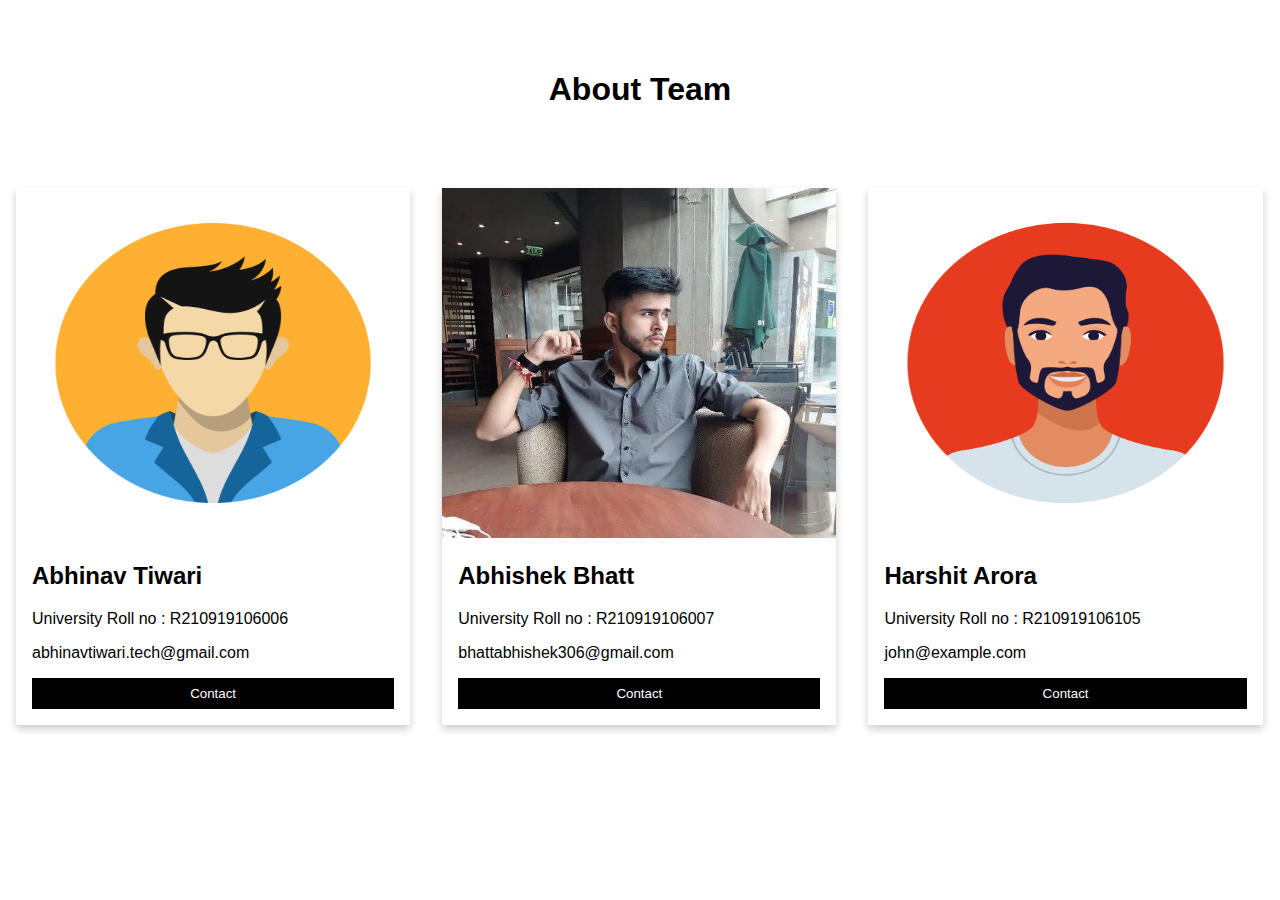
<file: team.html>
<!DOCTYPE html>
<html lang="en">
<head>
    <meta charset="UTF-8">
    <meta name="viewport" content="width=device-width, initial-scale=1.0">
    <link rel="stylesheet" href="team.css">
    <title>Red Store</title>
</head>
<body>
    <div class="about-section">
        <h1>About Team</h1>
      </div>
      
      <div class="row">
        <div class="column">
          <div class="card">
            <img class="image" src="abhinav.jpg" alt="Jane" style="width:100%">
            <div class="container">
              <h2>Abhinav Tiwari</h2>
              <p>University Roll no : R210919106006</p>
              <p>abhinavtiwari.tech@gmail.com</p>
              <p><button class="button">Contact</button></p>
            </div>
          </div>
        </div>
      
        <div class="column">
          <div class="card">
            <img class="image" src="abhishek.jpg" alt="Mike" style="width:100%">
            <div class="container">
              <h2>Abhishek Bhatt</h2>
              <p>University Roll no : R210919106007</p>
              <p>bhattabhishek306@gmail.com</p>
              <p><button class="button">Contact</button></p>
            </div>
          </div>
        </div>
      
        <div class="column">
          <div class="card">
            <img class="image" src="abhi.jpg" alt="John" style="width:100%">
            <div class="container">
              <h2>Harshit Arora</h2>
              <p>University Roll no : R210919106105</p>
              <p>john@example.com</p>
              <p><button class="button">Contact</button></p>
            </div>
          </div>
        </div>
      </div>
</body>
</html>
</file>
<file: team.css>
body {
    font-family: Arial, Helvetica, sans-serif;
    margin: 0;
  }
  
  html {
    box-sizing: border-box;
  }
  
  *, *:before, *:after {
    box-sizing: inherit;
  }
  
  .column {
    float: left;
    width: 33.3%;
    margin-bottom: 16px;
    padding: 0 8px;
  }
  
  .card {
    box-shadow: 0 4px 8px 0 rgba(0, 0, 0, 0.2);
    margin: 8px;
  }
  
  .about-section {
    padding: 50px;
    text-align: center;
    background-color: white;
    color: black;
    
  }
  
  .container {
    padding: 0 16px;
  }
  
  .container::after, .row::after {
    content: "";
    clear: both;
    display: table;
  }
  
  .title {
    color: grey;
  }
  
  .button {
    border: none;
    outline: 0;
    display: inline-block;
    padding: 8px;
    color: white;
    background-color: #000;
    text-align: center;
    cursor: pointer;
    width: 100%;
  }
  
  .button:hover {
    background-color: #555;
  }
  
  @media screen and (max-width: 650px) {
    .column {
      width: 100%;
      display: block;
    }
  }

  .image{
    height: 350px;
    width: 50px;
  }

  * {
    scroll-behavior: smooth;
}
</file>
